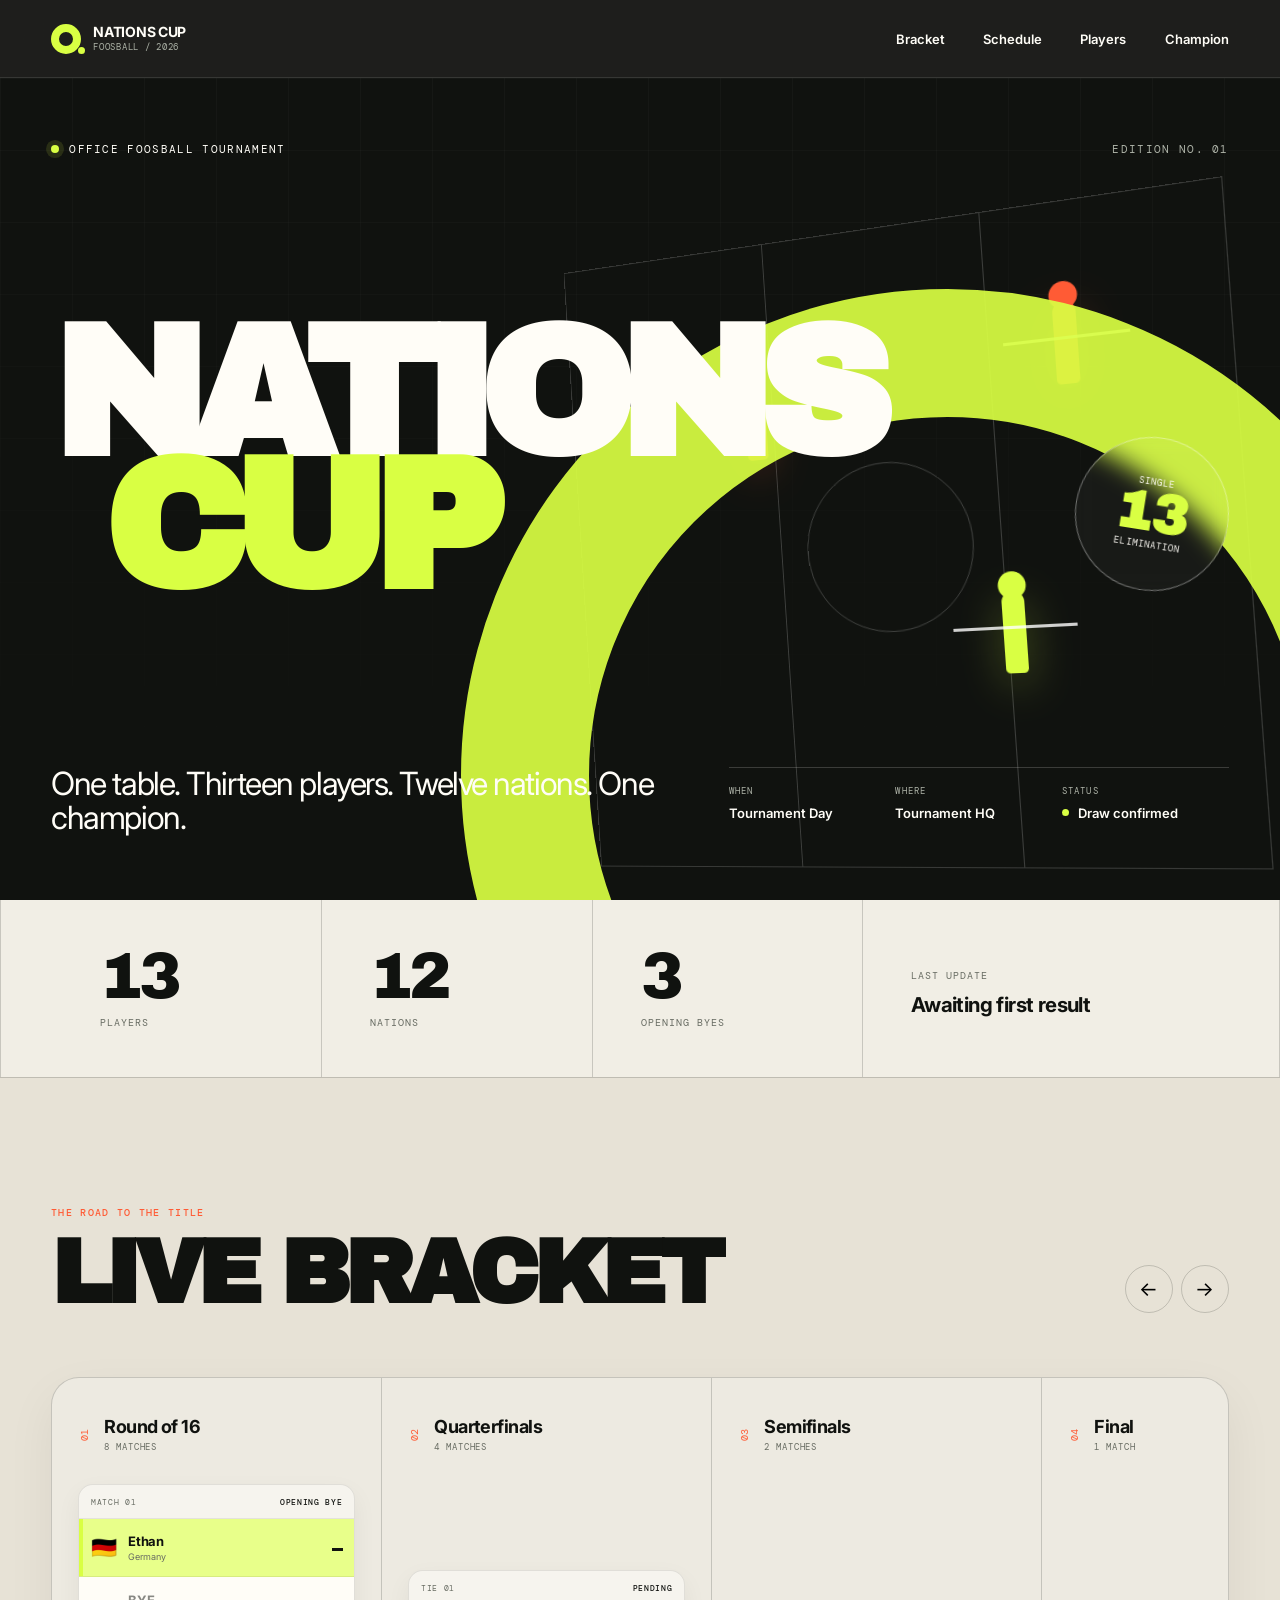
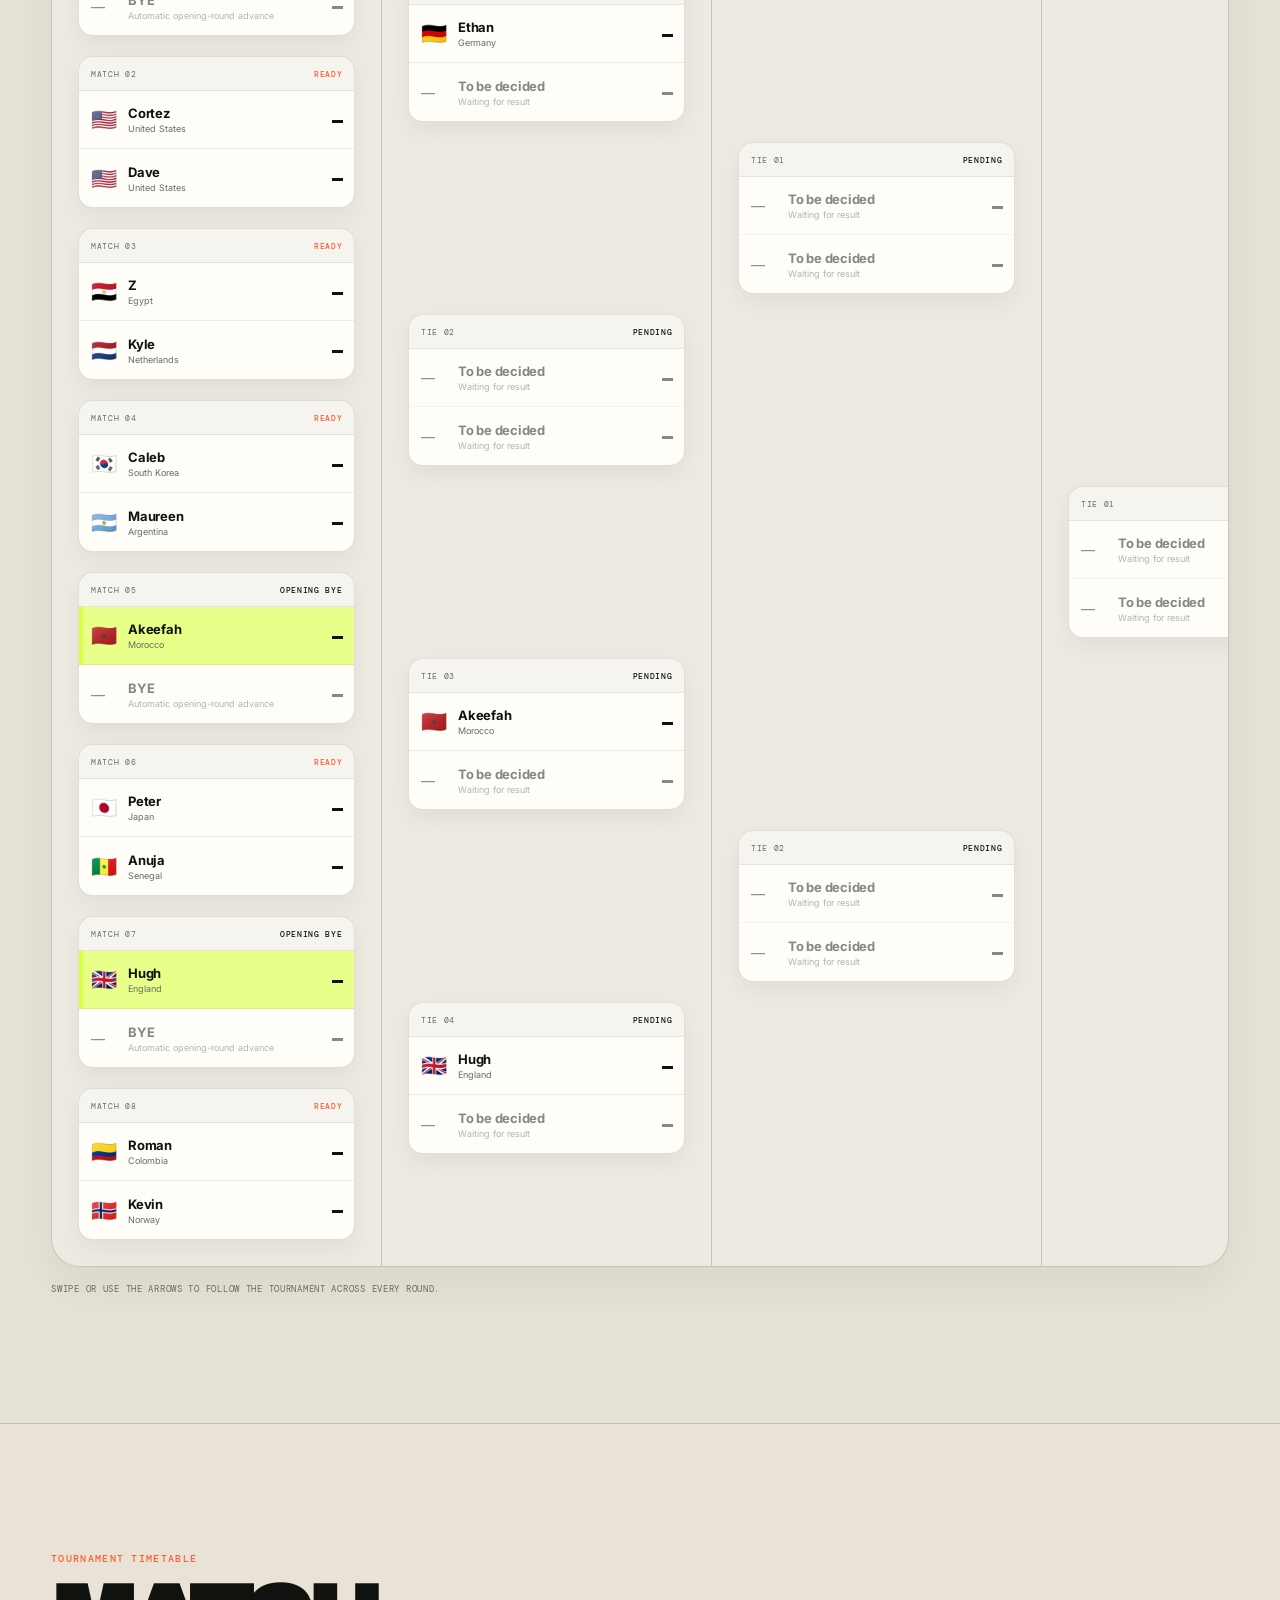
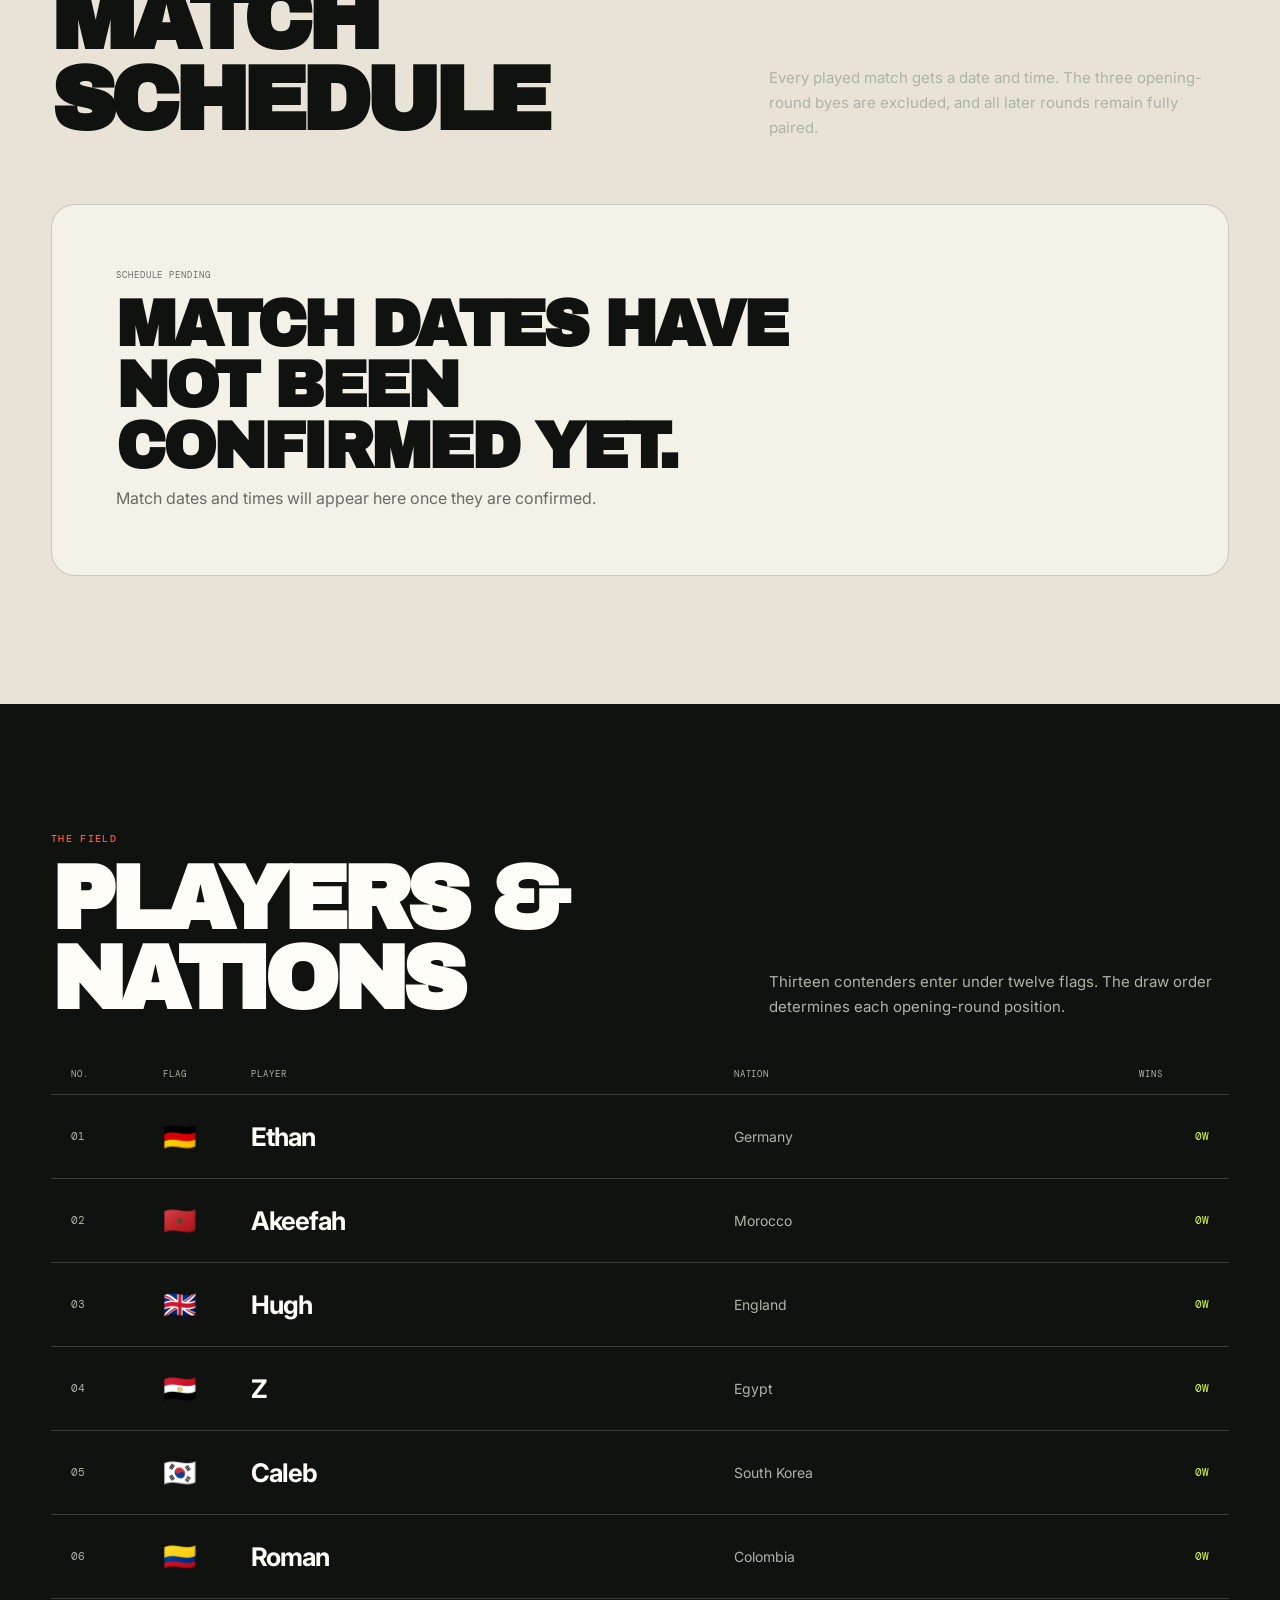
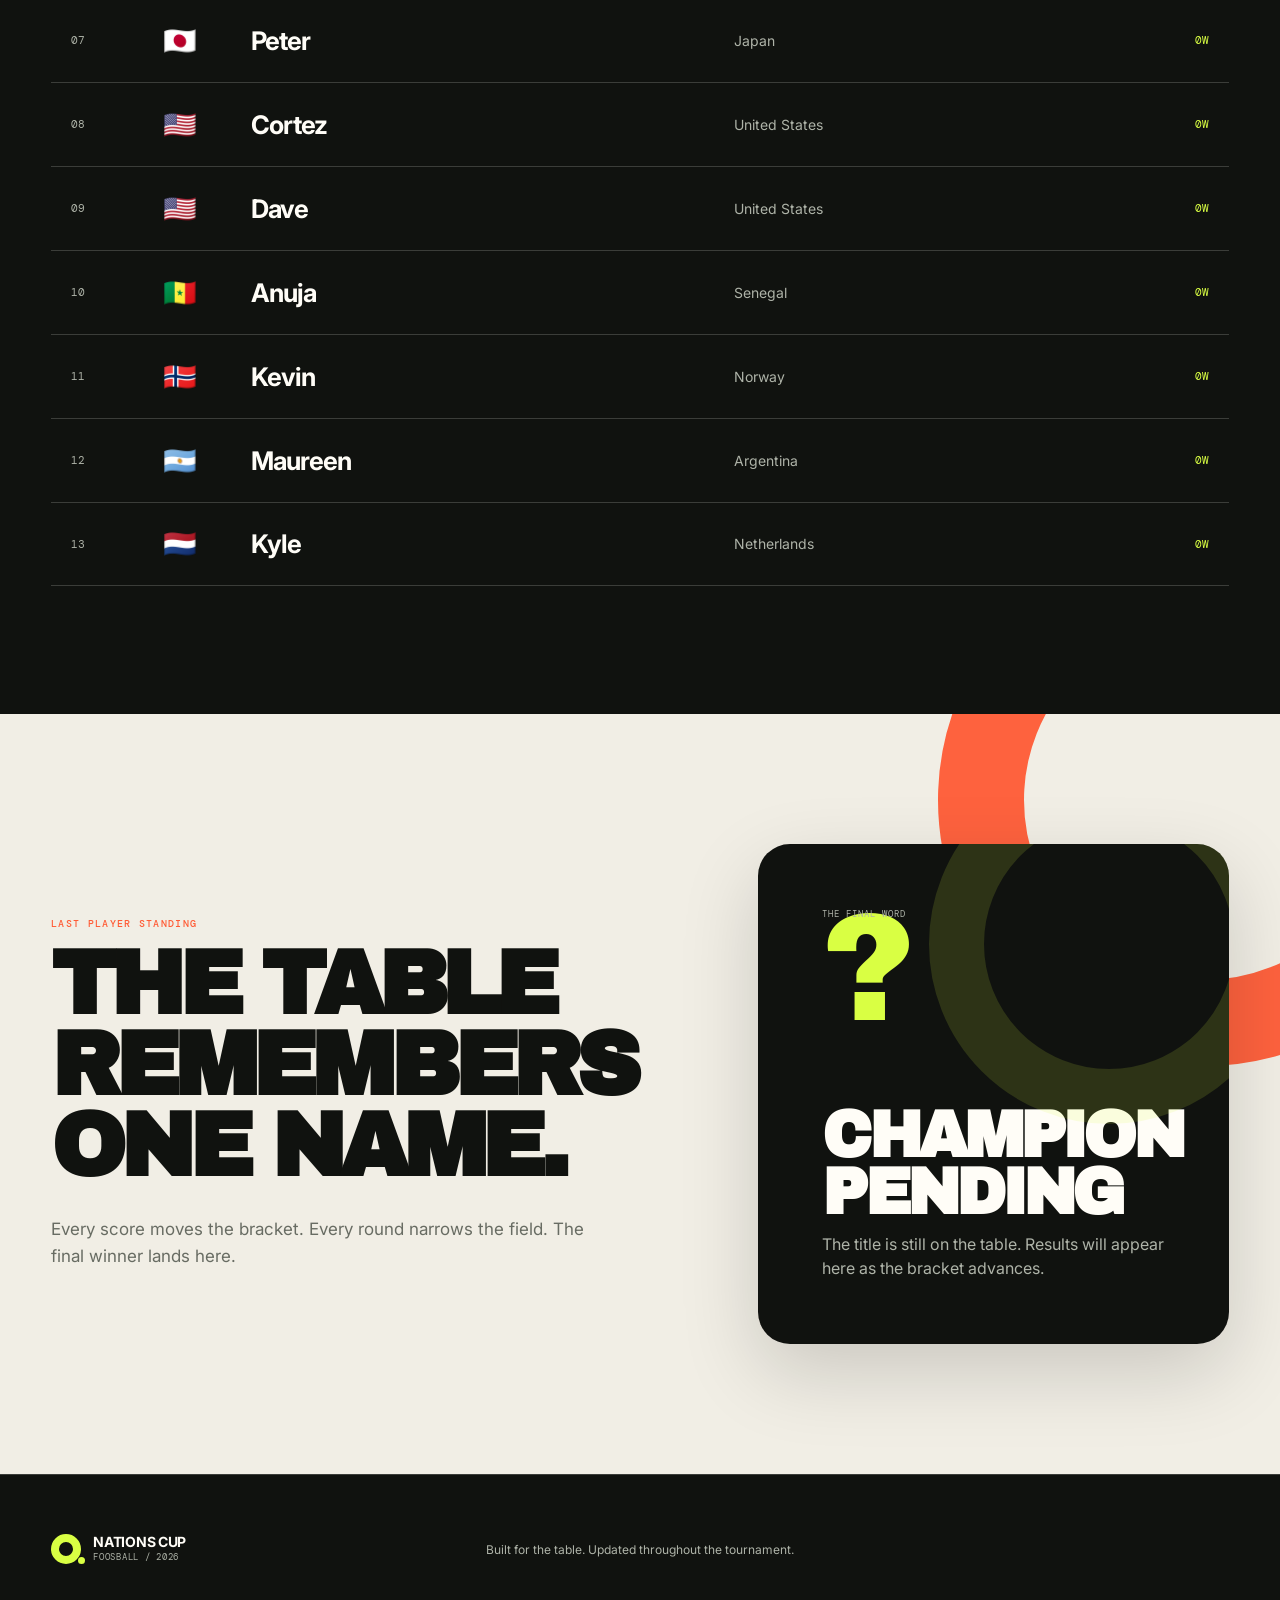
<file: index.html>
<!doctype html>
<html lang="en">
<head>
  <meta charset="utf-8">
  <meta name="viewport" content="width=device-width, initial-scale=1">
  <meta name="theme-color" content="#10120f">
  <meta name="description" content="Live results and bracket for the Nations Cup foosball tournament.">
  <meta http-equiv="Cache-Control" content="no-cache, no-store, must-revalidate">
  <title>Nations Cup — Foosball Tournament</title>
  <link rel="preconnect" href="https://fonts.googleapis.com">
  <link rel="preconnect" href="https://fonts.gstatic.com" crossorigin>
  <link href="https://fonts.googleapis.com/css2?family=Archivo+Black&family=DM+Mono:wght@400;500&family=Inter:wght@400;500;600;700&display=swap" rel="stylesheet">
  <link rel="stylesheet" href="assets/css/styles.css">
</head>
<body>
  <a class="skip-link" href="#main">Skip to tournament</a>

  <header class="site-header">
    <a class="brand" href="#top" aria-label="Nations Cup home">
      <span class="brand__ball" aria-hidden="true"></span>
      <span><strong data-title>Nations Cup</strong><small>Foosball / 2026</small></span>
    </a>
    <button class="menu-toggle" type="button" aria-expanded="false" aria-controls="site-navigation" data-menu-toggle>
      <span></span><span></span><span></span><span class="sr-only">Open menu</span>
    </button>
    <nav class="site-nav" id="site-navigation" data-navigation>
      <a href="#bracket">Bracket</a>
      <a href="#schedule">Schedule</a>
      <a href="#players">Players</a>
      <a href="#champion">Champion</a>
    </nav>
  </header>

  <main id="main">
    <section class="hero" id="top">
      <div class="hero__court" aria-hidden="true">
        <span class="hero__court-line hero__court-line--one"></span>
        <span class="hero__court-line hero__court-line--two"></span>
        <span class="hero__court-circle"></span>
        <span class="hero__player hero__player--one"></span>
        <span class="hero__player hero__player--two"></span>
        <span class="hero__player hero__player--three"></span>
      </div>

      <div class="hero__topline">
        <p class="eyebrow"><span class="eyebrow__dot"></span><span data-eyebrow>Office Foosball Tournament</span></p>
        <p class="hero__edition">Edition No. 01</p>
      </div>

      <div class="hero__title-wrap">
        <h1 data-hero-title><span>Nations</span><span>Cup</span></h1>
        <div class="hero__stamp" aria-label="Single elimination tournament">
          <span>Single</span><strong>13</strong><span>Elimination</span>
        </div>
      </div>

      <div class="hero__footer">
        <p class="hero__intro" data-subtitle>One table. Thirteen players. Twelve nations. One champion.</p>
        <dl class="event-details">
          <div><dt>When</dt><dd data-event-date>Tournament Day</dd></div>
          <div><dt>Where</dt><dd data-event-location>Tournament HQ</dd></div>
          <div><dt>Status</dt><dd><span class="live-pulse"></span><span data-event-status>Draw confirmed</span></dd></div>
        </dl>
      </div>
    </section>

    <section class="tournament-overview" aria-label="Tournament overview">
      <div class="overview-stat"><span data-player-count>13</span><p>Players</p></div>
      <div class="overview-stat"><span data-nation-count>12</span><p>Nations</p></div>
      <div class="overview-stat"><span data-bye-count>3</span><p>Opening byes</p></div>
      <div class="overview-update"><span>Last update</span><strong data-updated>Awaiting first result</strong></div>
    </section>

    <section class="section bracket-section" id="bracket">
      <header class="section-heading">
        <div>
          <p class="section-kicker">The road to the title</p>
          <h2>Live bracket</h2>
        </div>
        <div class="bracket-controls" aria-label="Bracket navigation">
          <button type="button" data-scroll-left aria-label="Scroll bracket left">←</button>
          <button type="button" data-scroll-right aria-label="Scroll bracket right">→</button>
        </div>
      </header>
      <div class="bracket-shell">
        <div class="bracket" data-bracket aria-live="polite"></div>
      </div>
      <p class="bracket-hint">Swipe or use the arrows to follow the tournament across every round.</p>
    </section>


    <section class="section schedule-section" id="schedule">
      <header class="section-heading">
        <div>
          <p class="section-kicker">Tournament timetable</p>
          <h2>Match schedule</h2>
        </div>
        <p class="section-heading__copy">Every played match gets a date and time. The three opening-round byes are excluded, and all later rounds remain fully paired.</p>
      </header>
      <div class="schedule-board" data-public-schedule aria-live="polite"></div>
    </section>

    <section class="section roster-section" id="players">
      <header class="section-heading section-heading--light">
        <div>
          <p class="section-kicker">The field</p>
          <h2>Players & nations</h2>
        </div>
        <p class="section-heading__copy">Thirteen contenders enter under twelve flags. The draw order determines each opening-round position.</p>
      </header>
      <div class="roster-head" aria-hidden="true">
        <span>No.</span><span>Flag</span><span>Player</span><span>Nation</span><span>Wins</span>
      </div>
      <div class="roster" data-player-list></div>
    </section>

    <section class="champion-section" id="champion">
      <div class="champion-section__copy">
        <p class="section-kicker">Last player standing</p>
        <h2>The table remembers one name.</h2>
        <p>Every score moves the bracket. Every round narrows the field. The final winner lands here.</p>
      </div>
      <article class="champion-card" data-champion-card aria-live="polite">
        <span class="champion-card__kicker">The final word</span>
        <div class="champion-card__empty-mark">?</div>
        <h3>Champion pending</h3>
        <p>The title is still on the table.</p>
      </article>
    </section>
  </main>

  <footer class="site-footer">
    <div class="brand brand--footer"><span class="brand__ball"></span><span><strong data-title>Nations Cup</strong><small>Foosball / 2026</small></span></div>
    <p>Built for the table. Updated throughout the tournament.</p>
  </footer>

  <script src="assets/js/tournament.js"></script>
  <script src="assets/js/live-config.js"></script>
  <script src="assets/js/live-data.js"></script>
  <script src="assets/js/public.js"></script>
</body>
</html>
</file>
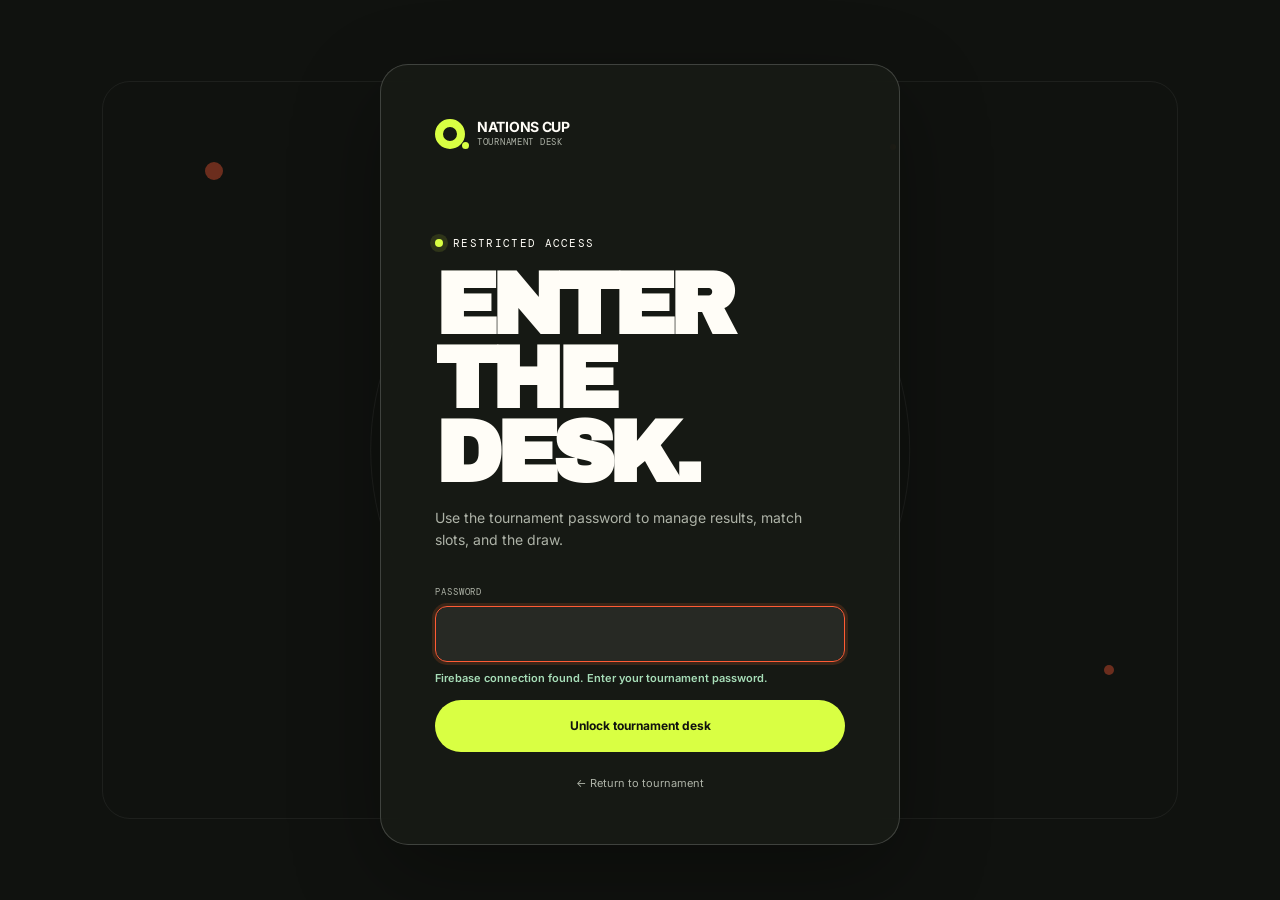
<file: admin.html>
<!doctype html>
<html lang="en">
<head>
  <meta charset="utf-8">
  <meta name="viewport" content="width=device-width, initial-scale=1">
  <meta name="theme-color" content="#10120f">
  <meta name="robots" content="noindex, nofollow">
  <title>Nations Cup — Tournament Desk</title>
  <link rel="preconnect" href="https://fonts.googleapis.com">
  <link rel="preconnect" href="https://fonts.gstatic.com" crossorigin>
  <link href="https://fonts.googleapis.com/css2?family=Archivo+Black&family=DM+Mono:wght@400;500&family=Inter:wght@400;500;600;700&display=swap" rel="stylesheet">
  <link rel="stylesheet" href="assets/css/styles.css">
  <link rel="stylesheet" href="assets/css/admin.css">
</head>
<body class="admin-body admin-body--locked">
  <section class="admin-login" data-login-screen>
    <div class="admin-login__court" aria-hidden="true"><span></span><span></span><span></span></div>
    <div class="admin-login__card" data-login-form>
      <a class="brand" href="index.html" aria-label="Return to Nations Cup">
        <span class="brand__ball"></span>
        <span><strong>Nations Cup</strong><small>Tournament desk</small></span>
      </a>
      <div class="admin-login__copy">
        <p class="eyebrow"><span class="eyebrow__dot"></span>Restricted access</p>
        <h1>Enter the desk.</h1>
        <p>Use the tournament password to manage results, match slots, and the draw.</p>
      </div>
      <label class="admin-login__field">
        <span>Password</span>
        <input type="password" autocomplete="current-password" data-login-password required autofocus>
      </label>
      <p class="admin-login__error" data-login-error role="alert" aria-live="polite"></p>
      <button class="button button--primary" type="button" data-login-submit>Unlock tournament desk</button>
      <a class="admin-login__back" href="index.html">← Return to tournament</a>
    </div>
  </section>

  <div data-admin-app hidden>
    <header class="admin-header">
      <a class="brand" href="index.html"><span class="brand__ball"></span><span><strong>Nations Cup</strong><small>Tournament desk</small></span></a>
      <div class="admin-header__actions">
        <a class="button button--ghost" href="index.html" target="_blank" rel="noopener">View public page</a>
        <button class="button button--primary" type="button" data-lock-admin>Lock desk</button>
      </div>
    </header>

    <main class="admin-main">
      <section class="admin-intro">
        <div>
          <p class="eyebrow"><span class="eyebrow__dot"></span>Tournament management</p>
          <h1>Run the table.</h1>
          <p>Enter scores, manage the draw, and assign every match date. Every saved change publishes directly to the public tournament page.</p>
        </div>
        <div class="admin-summary">
          <div><span data-summary-players>13</span><small>Players</small></div>
          <div><span data-summary-byes>3</span><small>Byes</small></div>
          <div><span data-summary-results>0/0</span><small>Results</small></div>
          <div><span data-summary-champion>Pending</span><small>Champion</small></div>
        </div>
      </section>

      <div class="admin-status" data-admin-status data-type="neutral">Connected changes publish directly to the public tournament page for every visitor.</div>

      <nav class="admin-tabs" aria-label="Tournament desk sections">
        <button class="is-active" type="button" data-tab-button="results">Results</button>
        <button type="button" data-tab-button="schedule">Schedule</button>
        <button type="button" data-tab-button="setup">Tournament setup</button>
      </nav>

      <section class="admin-panel is-active" data-tab-panel="results">
        <header class="admin-panel__heading">
          <div><p>Score desk</p><h2>Match results</h2></div>
          <p>Save a non-tied score and the winner will automatically appear in the next round.</p>
        </header>
        <div data-match-editors></div>
      </section>

      <section class="admin-panel" data-tab-panel="schedule">
        <header class="admin-panel__heading">
          <div><p>Time desk</p><h2>Match date slots</h2></div>
          <p>Generate all 12 playable match slots, then adjust any date, time, or table individually. Opening-round byes are never scheduled.</p>
        </header>

        <article class="admin-card schedule-generator-card">
          <header><p>Automatic setup</p><h2>Generate the timetable</h2></header>
          <form class="form-grid" data-schedule-generator>
            <label><span>Tournament start date</span><input id="schedule-start-date" type="date" required></label>
            <label><span>First match time</span><input id="schedule-start-time" type="time" value="12:00" required></label>
            <label><span>Minutes per match</span><input id="schedule-duration" type="number" min="5" step="5" value="15" required></label>
            <label><span>Foosball tables</span><input id="schedule-tables" type="number" min="1" step="1" value="1" required></label>
            <label><span>Break between rounds</span><input id="schedule-round-break" type="number" min="0" step="5" value="10" required></label>
            <div class="form-grid__wide"><button class="button button--primary" type="submit">Generate date slots</button></div>
          </form>
        </article>

        <div class="schedule-editor" data-schedule-editors></div>
        <div class="schedule-save-bar">
          <p>Review the generated timetable and edit any slot before saving.</p>
          <button class="button button--primary" type="button" data-save-schedule>Save schedule changes</button>
        </div>
      </section>

      <section class="admin-panel" data-tab-panel="setup">
        <div class="admin-grid admin-grid--setup">
          <article class="admin-card">
            <header><p>Public page</p><h2>Event details</h2></header>
            <form class="form-grid" data-event-form>
              <label><span>Tournament title</span><input id="event-title" required></label>
              <label><span>Eyebrow</span><input id="event-eyebrow"></label>
              <label class="form-grid__wide"><span>Intro line</span><textarea id="event-subtitle" rows="3"></textarea></label>
              <label><span>Date label</span><input id="event-date"></label>
              <label><span>Location</span><input id="event-location"></label>
              <label class="form-grid__wide"><span>Status</span><input id="event-status" placeholder="Opening round underway"></label>
              <div class="form-grid__wide"><button class="button button--primary" type="submit">Save event details</button></div>
            </form>
          </article>

          <article class="admin-card admin-card--players">
            <header class="admin-card__split"><div><p>Draw desk</p><h2>Players & seeding</h2></div><button class="button button--ghost button--small" type="button" data-add-player>Add player</button></header>
            <p class="admin-card__note">Changing player order or details resets match results so the bracket cannot keep an invalid winner.</p>
            <div class="player-editor-head" aria-hidden="true"><span>No.</span><span>Flag</span><span>Name</span><span>Nation</span><span>Order</span></div>
            <div class="player-editor" data-player-editor></div>
            <div class="admin-card__actions">
              <button class="button button--primary" type="button" data-save-players>Save players & reset draw</button>
              <button class="button button--ghost" type="button" data-shuffle>Randomize draw</button>
            </div>
          </article>
        </div>

        <div class="admin-grid admin-grid--tools">
          <article class="admin-card">
            <header><p>Admin access</p><h2>Change password</h2></header>
            <p class="admin-card__lead">Choose a new password for this browser. The new password takes effect the next time the desk is locked.</p>
            <form class="form-grid" data-password-form>
              <label class="form-grid__wide"><span>Current password</span><input type="password" data-current-password autocomplete="current-password" required></label>
              <label><span>New password</span><input type="password" data-new-password autocomplete="new-password" minlength="8" required></label>
              <label><span>Confirm new password</span><input type="password" data-confirm-password autocomplete="new-password" minlength="8" required></label>
              <div class="form-grid__wide"><button class="button button--primary" type="submit">Update password</button></div>
            </form>
          </article>

          <article class="admin-card">
            <header><p>Data tools</p><h2>Backup or restore</h2></header>
            <p class="admin-card__lead">Download a copy of the current tournament or restore a previously downloaded data file.</p>
            <div class="admin-card__actions">
              <button class="button button--primary" type="button" data-download>Download backup</button>
              <label class="button button--ghost file-button">Restore backup<input type="file" accept="application/json,.json" data-import hidden></label>
            </div>
          </article>
        </div>

        <article class="danger-zone">
          <div><p>Local reset</p><h3>Start over from the original draw</h3><span>This clears all saved results, dates, and setup changes on this browser.</span></div>
          <button class="button button--danger" type="button" data-reset>Reset tournament</button>
        </article>
      </section>
    </main>
  </div>

  <script src="assets/js/tournament.js?v=20260712-3"></script>
  <script src="assets/js/live-config.js?v=20260712-3"></script>
  <script src="assets/js/live-data.js?v=20260712-3"></script>
  <script src="assets/js/admin.js?v=20260712-3"></script>
  <script>
    (function () {
      'use strict';
      const button = document.querySelector('[data-login-submit]');
      const input = document.querySelector('[data-login-password]');
      const error = document.querySelector('[data-login-error]');

      async function runLogin(event) {
        event?.preventDefault?.();
        if (typeof window.NationsCupAdminLogin !== 'function') {
          error.textContent = 'The admin script did not load. Check that assets/js/admin.js exists in GitHub and reload the page.';
          error.dataset.state = 'error';
          return;
        }
        try {
          await window.NationsCupAdminLogin(event);
        } catch (loginError) {
          error.textContent = 'Login could not start: ' + (loginError?.message || String(loginError));
          error.dataset.state = 'error';
        }
      }

      button.addEventListener('click', function (event) { runLogin(event); });
      input.addEventListener('keydown', function (event) {
        if (event.key === 'Enter') {
          event.preventDefault();
          runLogin(event);
        }
      });

      window.addEventListener('error', function (event) {
        if (!error.textContent) {
          error.textContent = 'A page script failed to load: ' + (event.message || 'unknown error') + '.';
          error.dataset.state = 'error';
        }
      });
    }());
  </script>
</body>
</html>
</file>
<file: assets/css/styles.css>
:root {
  --ink: #10120f;
  --ink-2: #1a1d18;
  --paper: #f1eee5;
  --paper-2: #e7e2d6;
  --white: #fffdf7;
  --acid: #d9ff43;
  --acid-soft: #e8ff8a;
  --orange: #ff5b35;
  --line-dark: rgba(16, 18, 15, 0.18);
  --line-light: rgba(255, 253, 247, 0.18);
  --muted-dark: #686c63;
  --muted-light: #aeb3a8;
  --display: "Archivo Black", Arial Black, sans-serif;
  --body: "Inter", Arial, sans-serif;
  --mono: "DM Mono", monospace;
  --max: 1480px;
  --radius: 22px;
  --shadow: 0 28px 80px rgba(0, 0, 0, 0.16);
}

* { box-sizing: border-box; }
html { scroll-behavior: smooth; }
body {
  margin: 0;
  background: var(--paper);
  color: var(--ink);
  font-family: var(--body);
  -webkit-font-smoothing: antialiased;
  text-rendering: optimizeLegibility;
}
button, input, textarea { font: inherit; }
a { color: inherit; }
img { max-width: 100%; }

.sr-only {
  position: absolute;
  width: 1px;
  height: 1px;
  padding: 0;
  margin: -1px;
  overflow: hidden;
  clip: rect(0, 0, 0, 0);
  white-space: nowrap;
  border: 0;
}

.skip-link {
  position: fixed;
  left: 18px;
  top: 18px;
  z-index: 100;
  padding: 12px 16px;
  background: var(--acid);
  color: var(--ink);
  border-radius: 999px;
  transform: translateY(-160%);
  transition: transform 180ms ease;
}
.skip-link:focus { transform: translateY(0); }

.site-header {
  position: sticky;
  top: 0;
  z-index: 50;
  width: 100%;
  min-height: 78px;
  padding: 0 clamp(20px, 4vw, 68px);
  display: flex;
  align-items: center;
  justify-content: space-between;
  gap: 32px;
  color: var(--white);
  background: rgba(16, 18, 15, 0.94);
  border-bottom: 1px solid rgba(255, 255, 255, 0.11);
  backdrop-filter: blur(18px);
}

.brand {
  display: inline-flex;
  align-items: center;
  gap: 12px;
  color: inherit;
  text-decoration: none;
  min-width: max-content;
}
.brand__ball {
  width: 30px;
  height: 30px;
  display: inline-block;
  border: 8px solid var(--acid);
  border-radius: 50%;
  position: relative;
}
.brand__ball::after {
  content: "";
  position: absolute;
  width: 7px;
  height: 7px;
  border-radius: 50%;
  background: var(--acid);
  right: -12px;
  bottom: -8px;
}
.brand span:last-child { display: grid; gap: 2px; }
.brand strong {
  font-size: 14px;
  line-height: 1;
  letter-spacing: -0.02em;
  text-transform: uppercase;
}
.brand small {
  color: var(--muted-light);
  font-family: var(--mono);
  font-size: 9px;
  letter-spacing: 0.08em;
  text-transform: uppercase;
}

.site-nav { display: flex; align-items: center; gap: clamp(20px, 3vw, 42px); }
.site-nav a {
  color: var(--white);
  text-decoration: none;
  font-size: 13px;
  font-weight: 600;
  transition: color 180ms ease;
}
.site-nav a:hover { color: var(--acid); }
.site-nav__admin {
  padding: 11px 15px;
  border: 1px solid rgba(255, 255, 255, 0.28);
  border-radius: 999px;
}
.menu-toggle { display: none; }

.hero {
  min-height: calc(100svh - 78px);
  padding: clamp(34px, 5vw, 74px) clamp(20px, 4vw, 68px) clamp(36px, 5vw, 70px);
  color: var(--white);
  background: var(--ink);
  position: relative;
  isolation: isolate;
  overflow: hidden;
  display: flex;
  flex-direction: column;
  justify-content: space-between;
}
.hero::before {
  content: "";
  position: absolute;
  inset: 0;
  z-index: -2;
  opacity: 0.16;
  background-image: linear-gradient(rgba(255,255,255,.16) 1px, transparent 1px), linear-gradient(90deg, rgba(255,255,255,.16) 1px, transparent 1px);
  background-size: 72px 72px;
  mask-image: linear-gradient(to bottom, black, transparent 88%);
}
.hero::after {
  content: "";
  position: absolute;
  z-index: -1;
  inset: auto -12% -44% 36%;
  aspect-ratio: 1;
  border: clamp(60px, 10vw, 130px) solid var(--acid);
  border-radius: 50%;
  opacity: 0.92;
}
.hero__court {
  position: absolute;
  z-index: -1;
  inset: 18% 4% 4% 43%;
  border: 1px solid rgba(255,255,255,.17);
  transform: perspective(900px) rotateY(-12deg) rotateZ(-4deg);
  transform-origin: center;
}
.hero__court-line {
  position: absolute;
  top: 0;
  bottom: 0;
  width: 1px;
  background: rgba(255,255,255,.19);
}
.hero__court-line--one { left: 33.33%; }
.hero__court-line--two { right: 33.33%; }
.hero__court-circle {
  position: absolute;
  width: 170px;
  aspect-ratio: 1;
  border: 1px solid rgba(255,255,255,.2);
  border-radius: 50%;
  top: 50%;
  left: 50%;
  transform: translate(-50%, -50%);
}
.hero__player {
  position: absolute;
  width: 22px;
  height: 80px;
  background: var(--orange);
  border-radius: 12px 12px 5px 5px;
  box-shadow: 0 10px 40px rgba(255,91,53,.34);
}
.hero__player::before {
  content: "";
  position: absolute;
  width: 27px;
  aspect-ratio: 1;
  border-radius: 50%;
  background: var(--orange);
  left: 50%;
  top: -19px;
  transform: translateX(-50%);
}
.hero__player::after {
  content: "";
  position: absolute;
  width: 120px;
  height: 3px;
  background: rgba(255,255,255,.8);
  top: 34px;
  left: 50%;
  transform: translateX(-50%);
}
.hero__player--one { left: 29%; top: 22%; }
.hero__player--two { left: 66%; top: 58%; background: var(--acid); box-shadow: 0 10px 40px rgba(217,255,67,.28); }
.hero__player--two::before { background: var(--acid); }
.hero__player--three { left: 76%; top: 15%; }

.hero__topline,
.hero__footer {
  display: flex;
  align-items: flex-start;
  justify-content: space-between;
  gap: 32px;
}
.eyebrow {
  margin: 0;
  display: inline-flex;
  align-items: center;
  gap: 10px;
  font-family: var(--mono);
  font-size: 11px;
  letter-spacing: 0.12em;
  text-transform: uppercase;
}
.eyebrow__dot,
.live-pulse {
  width: 8px;
  height: 8px;
  display: inline-block;
  border-radius: 50%;
  background: var(--acid);
  box-shadow: 0 0 0 5px rgba(217,255,67,.12);
}
.hero__edition {
  margin: 0;
  color: var(--muted-light);
  font-family: var(--mono);
  font-size: 11px;
  letter-spacing: 0.12em;
  text-transform: uppercase;
}
.hero__title-wrap {
  width: 100%;
  display: flex;
  align-items: flex-end;
  gap: clamp(22px, 5vw, 80px);
  margin: clamp(40px, 7vh, 80px) 0;
}
.hero h1 {
  margin: 0;
  flex: 1;
  font-family: var(--display);
  font-size: clamp(82px, 14.5vw, 218px);
  line-height: 0.72;
  letter-spacing: -0.085em;
  text-transform: uppercase;
}
.hero h1 span { display: block; }
.hero h1 span:last-child {
  color: var(--acid);
  margin-left: 0.28em;
}
.hero__stamp {
  width: clamp(116px, 12vw, 170px);
  aspect-ratio: 1;
  flex: 0 0 auto;
  margin-bottom: 4px;
  border: 1px solid rgba(255,255,255,.38);
  border-radius: 50%;
  display: flex;
  flex-direction: column;
  align-items: center;
  justify-content: center;
  transform: rotate(9deg);
  background: rgba(255,255,255,.03);
  backdrop-filter: blur(12px);
}
.hero__stamp span {
  font-family: var(--mono);
  font-size: clamp(7px, .7vw, 10px);
  letter-spacing: 0.12em;
  text-transform: uppercase;
}
.hero__stamp strong {
  color: var(--acid);
  font-family: var(--display);
  font-size: clamp(40px, 4.2vw, 64px);
  line-height: 0.95;
}
.hero__intro {
  max-width: 620px;
  margin: 0;
  font-size: clamp(20px, 2.5vw, 38px);
  line-height: 1.08;
  letter-spacing: -0.045em;
}
.event-details {
  margin: 0;
  min-width: min(500px, 44vw);
  display: grid;
  grid-template-columns: repeat(3, 1fr);
  border-top: 1px solid var(--line-light);
}
.event-details div { padding: 17px 16px 0 0; }
.event-details dt {
  margin-bottom: 8px;
  color: var(--muted-light);
  font-family: var(--mono);
  font-size: 9px;
  letter-spacing: .12em;
  text-transform: uppercase;
}
.event-details dd {
  margin: 0;
  display: flex;
  align-items: center;
  gap: 9px;
  font-size: 13px;
  font-weight: 600;
}
.live-pulse { width: 7px; height: 7px; box-shadow: none; animation: pulse 1.8s infinite; }
@keyframes pulse { 0%,100%{opacity:1;transform:scale(1)} 50%{opacity:.55;transform:scale(.75)} }

.tournament-overview {
  max-width: var(--max);
  margin: 0 auto;
  min-height: 160px;
  padding: 0 clamp(20px, 4vw, 68px);
  display: grid;
  grid-template-columns: repeat(3, minmax(120px, 1fr)) minmax(260px, 1.35fr);
  align-items: stretch;
  border-left: 1px solid var(--line-dark);
  border-right: 1px solid var(--line-dark);
}
.overview-stat,
.overview-update {
  padding: clamp(28px, 4vw, 48px);
  border-right: 1px solid var(--line-dark);
  display: flex;
  flex-direction: column;
  justify-content: center;
}
.overview-stat span {
  font-family: var(--display);
  font-size: clamp(44px, 5vw, 72px);
  line-height: .9;
  letter-spacing: -0.07em;
}
.overview-stat p,
.overview-update span {
  margin: 10px 0 0;
  color: var(--muted-dark);
  font-family: var(--mono);
  font-size: 10px;
  letter-spacing: .1em;
  text-transform: uppercase;
}
.overview-update { border-right: 0; }
.overview-update strong {
  margin-top: 10px;
  font-size: clamp(18px, 1.6vw, 24px);
  letter-spacing: -.03em;
}

.section {
  padding: clamp(76px, 10vw, 150px) clamp(20px, 4vw, 68px);
}
.section-heading {
  max-width: var(--max);
  margin: 0 auto clamp(38px, 5vw, 66px);
  display: flex;
  align-items: flex-end;
  justify-content: space-between;
  gap: 34px;
}
.section-kicker {
  margin: 0 0 14px;
  color: var(--orange);
  font-family: var(--mono);
  font-size: 10px;
  font-weight: 500;
  letter-spacing: .13em;
  text-transform: uppercase;
}
.section-heading h2,
.champion-section h2 {
  margin: 0;
  font-family: var(--display);
  font-size: clamp(50px, 7vw, 104px);
  line-height: .9;
  letter-spacing: -0.07em;
  text-transform: uppercase;
}
.section-heading__copy {
  max-width: 460px;
  margin: 0;
  color: var(--muted-light);
  font-size: 15px;
  line-height: 1.65;
}
.bracket-section { background: var(--paper-2); border-top: 1px solid var(--line-dark); }
.bracket-controls { display: flex; gap: 8px; }
.bracket-controls button {
  width: 48px;
  height: 48px;
  border: 1px solid var(--line-dark);
  background: transparent;
  border-radius: 50%;
  cursor: pointer;
  font-size: 20px;
  transition: background 180ms ease, color 180ms ease, transform 180ms ease;
}
.bracket-controls button:hover { background: var(--ink); color: var(--white); transform: translateY(-2px); }
.bracket-shell {
  max-width: var(--max);
  margin: 0 auto;
  border: 1px solid var(--line-dark);
  border-radius: 28px;
  background: rgba(255,255,255,.28);
  overflow: hidden;
  box-shadow: 0 18px 50px rgba(16,18,15,.06);
}
.bracket {
  width: 100%;
  min-height: 820px;
  overflow-x: auto;
  display: flex;
  align-items: stretch;
  scroll-snap-type: x proximity;
  scrollbar-width: thin;
  scrollbar-color: var(--ink) transparent;
}
.bracket::-webkit-scrollbar { height: 8px; }
.bracket::-webkit-scrollbar-thumb { background: var(--ink); border-radius: 999px; }
.bracket-round {
  flex: 1 0 330px;
  min-width: 330px;
  padding: 26px;
  display: flex;
  flex-direction: column;
  border-right: 1px solid var(--line-dark);
  scroll-snap-align: start;
}
.bracket-round:last-child { border-right: 0; }
.bracket-round__header {
  min-height: 60px;
  display: flex;
  align-items: center;
  gap: 14px;
  margin-bottom: 20px;
}
.bracket-round__number {
  color: var(--orange);
  font-family: var(--mono);
  font-size: 10px;
  transform: rotate(-90deg);
}
.bracket-round__header h3 {
  margin: 0 0 4px;
  font-size: 18px;
  letter-spacing: -0.03em;
}
.bracket-round__header p {
  margin: 0;
  color: var(--muted-dark);
  font-family: var(--mono);
  font-size: 9px;
  letter-spacing: .1em;
  text-transform: uppercase;
}
.bracket-round__matches {
  flex: 1;
  display: flex;
  flex-direction: column;
  justify-content: space-around;
  gap: 20px;
}
.match-card {
  position: relative;
  background: var(--white);
  border: 1px solid rgba(16,18,15,.13);
  border-radius: 15px;
  overflow: hidden;
  box-shadow: 0 9px 24px rgba(16,18,15,.055);
  transition: transform 180ms ease, box-shadow 180ms ease;
}
.match-card:hover { transform: translateY(-2px); box-shadow: 0 14px 32px rgba(16,18,15,.09); }
.match-card::after {
  content: "";
  position: absolute;
  width: 27px;
  height: 1px;
  top: 50%;
  right: -27px;
  background: var(--line-dark);
}
.bracket-round:last-child .match-card::after { display: none; }
.match-card__meta {
  min-height: 34px;
  padding: 0 12px;
  display: flex;
  align-items: center;
  justify-content: space-between;
  background: rgba(16,18,15,.035);
  border-bottom: 1px solid rgba(16,18,15,.08);
  color: var(--muted-dark);
  font-family: var(--mono);
  font-size: 8px;
  letter-spacing: .08em;
  text-transform: uppercase;
}
.match-state { color: var(--ink); font-weight: 500; }
.match-card--complete .match-state { color: #356b19; }
.match-card--ready .match-state { color: var(--orange); }
.match-player {
  min-height: 58px;
  padding: 10px 12px;
  display: grid;
  grid-template-columns: 28px minmax(0,1fr) 32px;
  align-items: center;
  gap: 9px;
  border-bottom: 1px solid rgba(16,18,15,.08);
  position: relative;
}
.match-player:last-child { border-bottom: 0; }
.match-player.is-winner { background: var(--acid-soft); }
.match-player.is-winner::before {
  content: "";
  position: absolute;
  left: 0;
  top: 0;
  bottom: 0;
  width: 4px;
  background: var(--acid);
}
.match-player__flag { font-size: 21px; filter: saturate(.92); }
.match-player__identity { min-width: 0; display: grid; gap: 2px; }
.match-player__name {
  overflow: hidden;
  text-overflow: ellipsis;
  white-space: nowrap;
  font-size: 13px;
  font-weight: 700;
  letter-spacing: -.02em;
}
.match-player__nation {
  overflow: hidden;
  text-overflow: ellipsis;
  white-space: nowrap;
  color: var(--muted-dark);
  font-size: 9px;
}
.match-player__score {
  justify-self: end;
  font-family: var(--display);
  font-size: 22px;
  letter-spacing: -.05em;
}
.match-player--empty { opacity: .5; }
.match-player--empty .match-player__flag { font-size: 14px; }
.bracket-hint {
  max-width: var(--max);
  margin: 16px auto 0;
  color: var(--muted-dark);
  font-family: var(--mono);
  font-size: 9px;
  letter-spacing: .08em;
  text-transform: uppercase;
}


.match-card__slot {
  min-height: 34px;
  padding: 8px 12px;
  display: flex;
  align-items: center;
  justify-content: space-between;
  gap: 10px;
  border-top: 1px solid rgba(16,18,15,.08);
  background: #f7f3ea;
  color: var(--muted-dark);
  font-family: var(--mono);
  font-size: 8px;
  letter-spacing: .04em;
  text-transform: uppercase;
}
.match-card__slot strong { color: var(--ink); font-weight: 500; }

.schedule-section {
  background: #e8e2d7;
  border-top: 1px solid var(--line-dark);
}
.schedule-board {
  max-width: var(--max);
  margin: 0 auto;
  display: grid;
  gap: 18px;
}
.schedule-empty {
  min-height: 260px;
  padding: clamp(28px, 5vw, 64px);
  border: 1px solid var(--line-dark);
  border-radius: 24px;
  display: grid;
  align-content: center;
  background: rgba(255,253,247,.54);
}
.schedule-empty span,
.schedule-day__header span,
.schedule-row > div > span {
  color: var(--muted-dark);
  font-family: var(--mono);
  font-size: 9px;
  letter-spacing: .1em;
  text-transform: uppercase;
}
.schedule-empty h3 {
  max-width: 720px;
  margin: 14px 0 8px;
  font-family: var(--display);
  font-size: clamp(34px, 5vw, 64px);
  line-height: .95;
  letter-spacing: -.05em;
  text-transform: uppercase;
}
.schedule-empty p { max-width: 560px; margin: 0; color: var(--muted-dark); line-height: 1.55; }
.schedule-day {
  overflow: hidden;
  border: 1px solid var(--line-dark);
  border-radius: 20px;
  background: rgba(255,253,247,.58);
}
.schedule-day__header {
  min-height: 62px;
  padding: 0 22px;
  display: flex;
  align-items: center;
  justify-content: space-between;
  gap: 20px;
  border-bottom: 1px solid var(--line-dark);
}
.schedule-day__header span { color: var(--ink); font-weight: 500; }
.schedule-day__header strong { color: var(--muted-dark); font-size: 11px; font-weight: 500; }
.schedule-day__matches { display: grid; }
.schedule-row {
  min-height: 88px;
  padding: 16px 22px;
  display: grid;
  grid-template-columns: 100px minmax(0,1fr) 110px;
  align-items: center;
  gap: 24px;
  border-bottom: 1px solid rgba(16,18,15,.12);
}
.schedule-row:last-child { border-bottom: 0; }
.schedule-row time {
  font-family: var(--display);
  font-size: 25px;
  letter-spacing: -.04em;
}
.schedule-row > div { min-width: 0; display: grid; gap: 5px; }
.schedule-row > div strong {
  overflow: hidden;
  text-overflow: ellipsis;
  white-space: nowrap;
  font-size: 16px;
}
.schedule-row em { color: var(--orange); font-family: var(--mono); font-size: 9px; font-style: normal; text-transform: uppercase; }
.schedule-row small { justify-self: end; color: var(--muted-dark); font-family: var(--mono); font-size: 9px; text-transform: uppercase; }

.roster-section { background: var(--ink); color: var(--white); }
.section-heading--light { margin-bottom: 48px; }
.roster-head,
.roster-row {
  max-width: var(--max);
  margin: 0 auto;
  display: grid;
  grid-template-columns: 74px 70px minmax(170px, 1.2fr) minmax(180px, 1fr) 70px;
  align-items: center;
  gap: 18px;
}
.roster-head {
  padding: 0 20px 14px;
  color: var(--muted-light);
  font-family: var(--mono);
  font-size: 9px;
  letter-spacing: .1em;
  text-transform: uppercase;
}
.roster-row {
  min-height: 84px;
  padding: 12px 20px;
  border-top: 1px solid var(--line-light);
  transition: background 180ms ease, padding-left 180ms ease;
}
.roster-row:last-child { border-bottom: 1px solid var(--line-light); }
.roster-row:hover { background: rgba(255,255,255,.035); padding-left: 28px; }
.roster-row__seed,
.roster-row__wins { color: var(--muted-light); font-family: var(--mono); font-size: 11px; }
.roster-row__flag { font-size: 27px; }
.roster-row__player {
  font-size: clamp(20px, 2vw, 28px);
  font-weight: 700;
  letter-spacing: -.04em;
}
.roster-row__nation { color: var(--muted-light); font-size: 14px; }
.roster-row__wins { justify-self: end; color: var(--acid); }

.champion-section {
  min-height: 760px;
  padding: clamp(80px, 10vw, 150px) clamp(20px, 4vw, 68px);
  display: grid;
  grid-template-columns: minmax(0, .9fr) minmax(420px, .7fr);
  align-items: center;
  gap: clamp(50px, 8vw, 130px);
  position: relative;
  overflow: hidden;
}
.champion-section::before {
  content: "";
  position: absolute;
  width: 360px;
  aspect-ratio: 1;
  border: 86px solid var(--orange);
  border-radius: 50%;
  right: -190px;
  top: -180px;
  opacity: .95;
}
.champion-section__copy { max-width: 840px; }
.champion-section__copy > p:last-child {
  max-width: 560px;
  margin: 30px 0 0;
  color: var(--muted-dark);
  font-size: 17px;
  line-height: 1.6;
}
.champion-card {
  min-height: 500px;
  padding: clamp(34px, 5vw, 64px);
  color: var(--white);
  background: var(--ink);
  border-radius: 32px;
  display: flex;
  flex-direction: column;
  justify-content: flex-end;
  box-shadow: var(--shadow);
  position: relative;
  overflow: hidden;
}
.champion-card::before {
  content: "";
  position: absolute;
  width: 250px;
  aspect-ratio: 1;
  border: 55px solid rgba(217,255,67,.14);
  border-radius: 50%;
  top: -80px;
  right: -60px;
}
.champion-card__kicker {
  position: absolute;
  left: clamp(34px, 5vw, 64px);
  top: clamp(34px, 5vw, 64px);
  color: var(--muted-light);
  font-family: var(--mono);
  font-size: 9px;
  letter-spacing: .11em;
  text-transform: uppercase;
}
.champion-card__empty-mark,
.champion-card__flag {
  margin-bottom: auto;
  font-family: var(--display);
  font-size: clamp(100px, 12vw, 180px);
  line-height: .8;
  color: var(--acid);
}
.champion-card__flag { font-family: sans-serif; font-size: clamp(72px, 8vw, 120px); filter: saturate(.95); }
.champion-card h3 {
  margin: 32px 0 10px;
  font-family: var(--display);
  font-size: clamp(42px, 5vw, 74px);
  line-height: .9;
  letter-spacing: -.06em;
  text-transform: uppercase;
}
.champion-card p { max-width: 380px; margin: 0; color: var(--muted-light); line-height: 1.5; }
.champion-card.has-champion { background: var(--orange); }
.champion-card.has-champion::before { border-color: rgba(255,253,247,.18); }
.champion-card.has-champion .champion-card__kicker,
.champion-card.has-champion p { color: rgba(255,253,247,.8); }

.site-footer {
  min-height: 150px;
  padding: 32px clamp(20px, 4vw, 68px);
  display: grid;
  grid-template-columns: 1fr auto 1fr;
  align-items: center;
  gap: 30px;
  color: var(--white);
  background: var(--ink);
  border-top: 1px solid var(--line-light);
}
.brand--footer { justify-self: start; }
.site-footer p { margin: 0; color: var(--muted-light); font-size: 12px; }
.site-footer > a {
  justify-self: end;
  color: var(--acid);
  font-family: var(--mono);
  font-size: 10px;
  letter-spacing: .1em;
  text-transform: uppercase;
  text-underline-offset: 5px;
}

.button {
  min-height: 46px;
  padding: 0 18px;
  border: 1px solid transparent;
  border-radius: 999px;
  display: inline-flex;
  align-items: center;
  justify-content: center;
  gap: 8px;
  text-decoration: none;
  font-size: 12px;
  font-weight: 700;
  cursor: pointer;
  transition: transform 180ms ease, background 180ms ease, border-color 180ms ease;
}
.button:hover { transform: translateY(-1px); }
.button:disabled { opacity: .6; cursor: not-allowed; transform: none; }
.button--primary { color: var(--ink); background: var(--acid); }
.button--ghost { color: inherit; background: transparent; border-color: rgba(255,255,255,.24); }
.button--danger { color: #fff; background: #b52c22; }
.button--small { min-height: 38px; padding: 0 14px; font-size: 11px; }

@media (max-width: 1050px) {
  .hero__court { left: 35%; }
  .hero__footer { align-items: flex-end; }
  .event-details { min-width: 460px; }
  .tournament-overview { padding: 0; }
  .champion-section { grid-template-columns: 1fr 420px; }
}

@media (max-width: 820px) {
  .site-header { min-height: 70px; }
  .menu-toggle {
    width: 42px;
    height: 42px;
    padding: 10px;
    border: 1px solid rgba(255,255,255,.2);
    border-radius: 50%;
    background: transparent;
    display: grid;
    align-content: center;
    gap: 4px;
  }
  .menu-toggle span:not(.sr-only) { display: block; height: 1px; background: var(--white); }
  .site-nav {
    position: absolute;
    top: 70px;
    left: 0;
    right: 0;
    padding: 20px;
    display: none;
    flex-direction: column;
    align-items: stretch;
    background: var(--ink);
    border-bottom: 1px solid var(--line-light);
  }
  .site-nav.is-open { display: flex; }
  .site-nav a { padding: 14px 0; border-bottom: 1px solid var(--line-light); }
  .site-nav__admin { border: 0; border-radius: 0; }
  .hero { min-height: 850px; }
  .hero__court { inset: 30% -18% 8% 34%; opacity: .75; }
  .hero__title-wrap { display: block; }
  .hero h1 { font-size: clamp(76px, 20vw, 150px); }
  .hero__stamp { position: absolute; right: 6%; top: 30%; }
  .hero__footer { display: grid; gap: 42px; }
  .event-details { min-width: 0; width: 100%; }
  .tournament-overview { grid-template-columns: repeat(3, 1fr); }
  .overview-update { grid-column: 1 / -1; border-top: 1px solid var(--line-dark); }
  .overview-stat { padding: 26px 18px; }
  .section-heading { align-items: flex-start; }
  .section-heading__copy { max-width: 350px; }
  .champion-section { grid-template-columns: 1fr; }
  .champion-card { min-height: 440px; }
  .site-footer { grid-template-columns: 1fr 1fr; }
  .site-footer p { display: none; }
}

@media (max-width: 600px) {
  .site-header { padding: 0 18px; }
  .hero { min-height: 780px; padding-left: 18px; padding-right: 18px; }
  .hero__edition { display: none; }
  .hero h1 { font-size: clamp(70px, 23vw, 118px); line-height: .76; }
  .hero h1 span:last-child { margin-left: .08em; }
  .hero__stamp { width: 105px; top: 28%; }
  .hero__intro { max-width: 90%; font-size: 22px; }
  .event-details { grid-template-columns: 1fr; }
  .event-details div { padding: 13px 0; border-top: 1px solid rgba(255,255,255,.1); }
  .event-details div:first-child { border-top: 0; }
  .tournament-overview { grid-template-columns: repeat(2, 1fr); }
  .overview-stat:nth-child(3) { grid-column: 1 / -1; border-top: 1px solid var(--line-dark); }
  .overview-stat span { font-size: 42px; }
  .section { padding-left: 18px; padding-right: 18px; }
  .section-heading { display: grid; }
  .section-heading h2,
  .champion-section h2 { font-size: 52px; }
  .bracket-controls { justify-self: end; }
  .bracket-round { flex-basis: 292px; min-width: 292px; padding: 20px; }
  .bracket { min-height: 760px; }
  .roster-head { display: none; }
  .roster-row {
    grid-template-columns: 38px 38px 1fr auto;
    gap: 10px;
    padding: 14px 8px;
  }
  .roster-row__nation { grid-column: 3 / 5; margin-top: -8px; font-size: 11px; }
  .roster-row__wins { grid-column: 4; grid-row: 1; }
  .roster-row__player { font-size: 20px; }
  .champion-section { padding-left: 18px; padding-right: 18px; }
  .champion-card { border-radius: 24px; }
  .site-footer { padding-left: 18px; padding-right: 18px; }
}

@media (prefers-reduced-motion: reduce) {
  *, *::before, *::after { scroll-behavior: auto !important; animation-duration: .01ms !important; transition-duration: .01ms !important; }
}

@media (max-width: 600px) {
  .schedule-day__header { padding: 0 16px; }
  .schedule-row { grid-template-columns: 76px 1fr; gap: 14px; padding: 15px 16px; }
  .schedule-row time { font-size: 20px; }
  .schedule-row small { grid-column: 2; justify-self: start; margin-top: -7px; }
  .schedule-row > div strong { white-space: normal; font-size: 14px; }
}
</file>
<file: assets/css/admin.css>
[hidden] { display: none !important; }

.admin-body { min-height: 100vh; background: #e9e5da; }
.admin-header {
  min-height: 76px;
  padding: 0 clamp(18px, 4vw, 60px);
  display: flex;
  align-items: center;
  justify-content: space-between;
  gap: 24px;
  color: var(--white);
  background: var(--ink);
  border-bottom: 1px solid var(--line-light);
}
.admin-header__actions { display: flex; gap: 10px; }
.admin-main { max-width: 1540px; margin: 0 auto; padding: clamp(36px, 6vw, 84px) clamp(18px, 4vw, 60px) 90px; }
.admin-intro {
  display: grid;
  grid-template-columns: minmax(0, 1fr) auto;
  align-items: end;
  gap: 46px;
  margin-bottom: 32px;
}
.admin-intro h1 {
  margin: 22px 0 18px;
  font-family: var(--display);
  font-size: clamp(58px, 8vw, 116px);
  line-height: .82;
  letter-spacing: -.07em;
  text-transform: uppercase;
}
.admin-intro > div:first-child > p:last-child { max-width: 720px; margin: 0; color: var(--muted-dark); font-size: 16px; line-height: 1.6; }
.admin-summary {
  min-width: 510px;
  display: grid;
  grid-template-columns: repeat(4, 1fr);
  border: 1px solid var(--line-dark);
  border-radius: 18px;
  background: rgba(255,255,255,.32);
  overflow: hidden;
}
.admin-summary div { min-height: 110px; padding: 20px; display: flex; flex-direction: column; justify-content: flex-end; border-right: 1px solid var(--line-dark); }
.admin-summary div:last-child { border-right: 0; }
.admin-summary span { overflow: hidden; text-overflow: ellipsis; font-family: var(--display); font-size: 30px; line-height: .95; letter-spacing: -.05em; }
.admin-summary small { margin-top: 9px; color: var(--muted-dark); font-family: var(--mono); font-size: 8px; letter-spacing: .1em; text-transform: uppercase; }
.admin-status {
  min-height: 48px;
  padding: 13px 18px;
  margin-bottom: 24px;
  border: 1px solid var(--line-dark);
  border-radius: 12px;
  display: flex;
  align-items: center;
  background: rgba(255,255,255,.36);
  font-size: 12px;
  font-weight: 600;
}
.admin-status[data-type="success"] { border-color: rgba(70,110,29,.3); background: #e7f5d6; color: #315517; }
.admin-status[data-type="error"] { border-color: rgba(167,42,31,.3); background: #f9dcd8; color: #8c2018; }
.admin-tabs {
  display: flex;
  gap: 8px;
  margin-bottom: 20px;
  overflow-x: auto;
}
.admin-tabs button {
  min-height: 44px;
  padding: 0 18px;
  border: 1px solid var(--line-dark);
  border-radius: 999px;
  background: transparent;
  white-space: nowrap;
  font-size: 12px;
  font-weight: 700;
  cursor: pointer;
}
.admin-tabs button.is-active { color: var(--white); background: var(--ink); border-color: var(--ink); }
.admin-panel { display: none; }
.admin-panel.is-active { display: block; }
.admin-panel__heading {
  padding: 28px 30px;
  margin-bottom: 18px;
  display: flex;
  justify-content: space-between;
  align-items: flex-end;
  gap: 30px;
  color: var(--white);
  background: var(--ink);
  border-radius: 20px;
}
.admin-panel__heading p,
.admin-card header p,
.danger-zone > div > p {
  margin: 0 0 7px;
  color: var(--orange);
  font-family: var(--mono);
  font-size: 9px;
  letter-spacing: .11em;
  text-transform: uppercase;
}
.admin-panel__heading h2,
.admin-card h2 { margin: 0; font-size: 28px; letter-spacing: -.05em; }
.admin-panel__heading > p { max-width: 470px; margin: 0; color: var(--muted-light); font-size: 13px; line-height: 1.55; }
.admin-round { margin-bottom: 12px; border: 1px solid var(--line-dark); border-radius: 18px; background: rgba(255,255,255,.38); overflow: hidden; }
.admin-round__toggle {
  width: 100%;
  min-height: 84px;
  padding: 18px 24px;
  border: 0;
  display: flex;
  align-items: center;
  justify-content: space-between;
  gap: 20px;
  background: transparent;
  text-align: left;
  cursor: pointer;
}
.admin-round__toggle > span:first-child { display: grid; gap: 4px; font-size: 20px; font-weight: 700; letter-spacing: -.03em; }
.admin-round__toggle small,
.admin-round__toggle > span:last-child { color: var(--muted-dark); font-family: var(--mono); font-size: 9px; letter-spacing: .1em; text-transform: uppercase; }
.admin-round__body { display: none; padding: 0 18px 18px; }
.admin-round.is-open .admin-round__body { display: block; }
.admin-round.is-open .admin-round__toggle { border-bottom: 1px solid var(--line-dark); }
.admin-match-grid { display: grid; grid-template-columns: repeat(2, minmax(0,1fr)); gap: 14px; padding-top: 18px; }
.admin-match { padding: 18px; border: 1px solid var(--line-dark); border-radius: 14px; background: #fffdf8; }
.admin-match__head { display: flex; align-items: flex-start; justify-content: space-between; gap: 12px; margin-bottom: 16px; }
.admin-match__head span:first-child { color: var(--muted-dark); font-family: var(--mono); font-size: 8px; letter-spacing: .08em; text-transform: uppercase; }
.admin-match__head h4 { margin: 4px 0 0; font-size: 18px; letter-spacing: -.03em; }
.admin-match__state { padding: 6px 8px; border-radius: 999px; background: #ebe8df; font-family: var(--mono); font-size: 7px; font-weight: 500; letter-spacing: .08em; text-transform: uppercase; }
.admin-match__state--complete { background: #def1c9; color: #35621b; }
.admin-match__state--ready { background: #ffe0d6; color: #99341c; }
.admin-match__players { display: grid; grid-template-columns: 1fr 1fr; gap: 8px; }
.admin-player {
  min-height: 68px;
  padding: 10px;
  display: grid;
  grid-template-columns: 28px minmax(0,1fr) auto;
  align-items: center;
  gap: 8px;
  border: 1px solid var(--line-dark);
  border-radius: 10px;
}
.admin-player__flag { font-size: 21px; }
.admin-player div { min-width: 0; display: grid; gap: 2px; }
.admin-player strong,
.admin-player small { overflow: hidden; text-overflow: ellipsis; white-space: nowrap; }
.admin-player strong { font-size: 12px; }
.admin-player small { color: var(--muted-dark); font-size: 8px; }
.admin-player__side { color: var(--muted-dark); font-family: var(--mono); font-size: 8px; }
.admin-player--empty { opacity: .52; grid-template-columns: 20px 1fr; }
.score-entry { margin-top: 14px; display: grid; grid-template-columns: 1fr auto 1fr; align-items: end; gap: 10px; }
.score-entry label { display: grid; gap: 6px; }
.score-entry label span { color: var(--muted-dark); font-size: 9px; }
.score-entry input { width: 100%; height: 48px; border: 1px solid var(--line-dark); border-radius: 9px; background: #f7f4ed; text-align: center; font-family: var(--display); font-size: 24px; }
.score-entry__divider { padding-bottom: 14px; color: var(--muted-dark); }
.admin-match__actions { margin-top: 12px; display: flex; align-items: center; gap: 8px; flex-wrap: wrap; }
.admin-match__winner { margin-left: auto; color: #47731f; font-size: 10px; font-weight: 700; }
.admin-match__notice { min-height: 44px; margin-top: 14px; padding: 12px; border-radius: 9px; display: flex; align-items: center; background: #f0ede6; color: var(--muted-dark); font-size: 10px; }
.admin-match .button--ghost { color: var(--ink); border-color: var(--line-dark); }
.admin-grid { display: grid; grid-template-columns: minmax(0,1.25fr) minmax(360px,.75fr); gap: 18px; }
.admin-grid--setup { grid-template-columns: minmax(360px,.65fr) minmax(0,1.35fr); align-items: start; }
.admin-card { padding: clamp(24px, 3vw, 38px); border: 1px solid var(--line-dark); border-radius: 20px; background: rgba(255,255,255,.48); }
.admin-card header { margin-bottom: 24px; }
.admin-card__split { display: flex; align-items: flex-start; justify-content: space-between; gap: 20px; }
.admin-card__lead,
.admin-card__note { color: var(--muted-dark); font-size: 13px; line-height: 1.6; }
.admin-card__note { padding: 13px 15px; margin: -8px 0 18px; border-radius: 10px; background: #f3eee3; }
.form-grid { display: grid; grid-template-columns: 1fr 1fr; gap: 16px; }
.form-grid label:not(.checkbox) { display: grid; gap: 7px; }
.form-grid label > span { color: var(--muted-dark); font-size: 10px; font-weight: 600; }
.form-grid input,
.form-grid textarea,
.player-editor-row input {
  width: 100%;
  border: 1px solid var(--line-dark);
  border-radius: 10px;
  background: #fffdf8;
  color: var(--ink);
  outline: 0;
  transition: border-color 160ms ease, box-shadow 160ms ease;
}
.form-grid input { height: 48px; padding: 0 13px; }
.form-grid textarea { padding: 13px; resize: vertical; }
.form-grid input:focus,
.form-grid textarea:focus,
.player-editor-row input:focus { border-color: var(--ink); box-shadow: 0 0 0 3px rgba(16,18,15,.08); }
.form-grid__wide { grid-column: 1 / -1; }
.checkbox { display: flex; align-items: flex-start; gap: 10px; }
.checkbox input { width: 16px; height: 16px; margin-top: 2px; }
.admin-card__actions { margin-top: 22px; display: flex; gap: 10px; flex-wrap: wrap; }
.admin-card .button--ghost { color: var(--ink); border-color: var(--line-dark); }
.player-editor-head,
.player-editor-row { display: grid; grid-template-columns: 48px 64px minmax(140px,1fr) minmax(170px,1fr) 108px; align-items: center; gap: 10px; }
.player-editor-head { padding: 0 8px 8px; color: var(--muted-dark); font-family: var(--mono); font-size: 8px; letter-spacing: .08em; text-transform: uppercase; }
.player-editor-row { padding: 8px; border-top: 1px solid var(--line-dark); }
.player-editor-row:last-child { border-bottom: 1px solid var(--line-dark); }
.player-editor-row__seed { font-family: var(--mono); font-size: 9px; color: var(--muted-dark); }
.player-editor-row input { height: 42px; padding: 0 10px; font-size: 11px; }
.player-editor-row__flag { text-align: center; font-size: 20px !important; }
.player-editor-row__controls { display: flex; gap: 5px; justify-content: flex-end; }
.icon-button { width: 30px; height: 30px; border: 1px solid var(--line-dark); border-radius: 50%; background: transparent; cursor: pointer; }
.icon-button:disabled { opacity: .25; cursor: default; }
.icon-button--danger { color: #a52d25; }
.setup-list { list-style: none; padding: 0; margin: 0; display: grid; gap: 0; }
.setup-list li { padding: 18px 0; display: grid; grid-template-columns: 38px 1fr; gap: 14px; border-top: 1px solid var(--line-dark); }
.setup-list li:last-child { border-bottom: 1px solid var(--line-dark); }
.setup-list > li > span { color: var(--orange); font-family: var(--mono); font-size: 9px; }
.setup-list strong { font-size: 13px; }
.setup-list p { margin: 5px 0 0; color: var(--muted-dark); font-size: 11px; line-height: 1.5; }
.security-note { margin-top: 24px; padding: 16px; border-radius: 12px; background: #ffdfd6; }
.security-note strong { color: #8a281d; font-size: 11px; }
.security-note p { margin: 6px 0 0; color: #76443d; font-size: 10px; line-height: 1.5; }
.danger-zone { margin-top: 18px; padding: 24px 28px; border: 1px solid rgba(165,45,37,.28); border-radius: 18px; display: flex; align-items: center; justify-content: space-between; gap: 30px; background: rgba(255,242,239,.65); }
.danger-zone h3 { margin: 0 0 5px; font-size: 18px; }
.danger-zone span { color: var(--muted-dark); font-size: 10px; }

@media (max-width: 1150px) {
  .admin-intro { grid-template-columns: 1fr; }
  .admin-summary { min-width: 0; }
  .admin-grid,
  .admin-grid--setup { grid-template-columns: 1fr; }
}
@media (max-width: 780px) {
  .admin-header { align-items: flex-start; padding-top: 16px; padding-bottom: 16px; }
  .admin-header__actions { flex-direction: column; }
  .admin-match-grid { grid-template-columns: 1fr; }
  .admin-panel__heading { align-items: flex-start; flex-direction: column; }
  .admin-summary { grid-template-columns: repeat(2, 1fr); }
  .admin-summary div:nth-child(2) { border-right: 0; }
  .admin-summary div:nth-child(-n+2) { border-bottom: 1px solid var(--line-dark); }
  .form-grid { grid-template-columns: 1fr; }
  .form-grid__wide { grid-column: auto; }
  .player-editor-head { display: none; }
  .player-editor-row { grid-template-columns: 36px 52px 1fr 92px; }
  .player-editor-row input[data-player-nation] { grid-column: 3 / -1; }
  .player-editor-row__controls { grid-column: 4; grid-row: 1; }
  .danger-zone { align-items: flex-start; flex-direction: column; }
}
@media (max-width: 520px) {
  .admin-header .brand small { display: none; }
  .admin-header .button { min-height: 38px; padding: 0 12px; font-size: 10px; }
  .admin-main { padding-left: 14px; padding-right: 14px; }
  .admin-intro h1 { font-size: 58px; }
  .admin-summary span { font-size: 24px; }
  .admin-round__toggle { padding: 15px; }
  .admin-match { padding: 14px; }
  .admin-match__players { grid-template-columns: 1fr; }
  .player-editor-row { grid-template-columns: 30px 48px 1fr; }
  .player-editor-row__controls { grid-column: 3; grid-row: 3; justify-content: flex-start; }
  .player-editor-row input[data-player-nation] { grid-column: 2 / -1; }
  .player-editor-row input[data-player-name] { grid-column: 3; }
}

.admin-match__slot {
  margin-top: 10px;
  padding: 9px 11px;
  border-radius: 9px;
  display: flex;
  align-items: center;
  justify-content: space-between;
  gap: 10px;
  background: #ece7dc;
  color: var(--muted-dark);
  font-family: var(--mono);
  font-size: 8px;
  letter-spacing: .04em;
  text-transform: uppercase;
}
.admin-match__slot strong { color: var(--ink); font-weight: 500; }
.schedule-generator-card { margin-bottom: 18px; }
.schedule-editor { display: grid; gap: 18px; }
.schedule-editor-round {
  overflow: hidden;
  border: 1px solid var(--line-dark);
  border-radius: 18px;
  background: rgba(255,255,255,.42);
}
.schedule-editor-round > header {
  min-height: 76px;
  padding: 15px 20px;
  display: flex;
  align-items: center;
  justify-content: space-between;
  gap: 20px;
  border-bottom: 1px solid var(--line-dark);
}
.schedule-editor-round > header div { display: grid; gap: 4px; }
.schedule-editor-round > header span,
.schedule-slot-editor__title span,
.schedule-slot-editor label > span {
  color: var(--muted-dark);
  font-family: var(--mono);
  font-size: 8px;
  letter-spacing: .08em;
  text-transform: uppercase;
}
.schedule-editor-round > header h3 { margin: 0; font-size: 21px; letter-spacing: -.03em; }
.schedule-editor-round > header > strong { color: var(--muted-dark); font-size: 10px; font-weight: 500; }
.schedule-editor-grid { padding: 14px; display: grid; grid-template-columns: repeat(2, minmax(0,1fr)); gap: 12px; }
.schedule-slot-editor {
  padding: 15px;
  border: 1px solid var(--line-dark);
  border-radius: 12px;
  display: grid;
  grid-template-columns: 1fr 1fr;
  gap: 12px;
  background: #fffdf8;
}
.schedule-slot-editor__title { grid-column: 1 / -1; min-width: 0; display: grid; gap: 4px; }
.schedule-slot-editor__title strong { overflow: hidden; text-overflow: ellipsis; white-space: nowrap; font-size: 12px; }
.schedule-slot-editor label { min-width: 0; display: grid; gap: 6px; }
.schedule-slot-editor input {
  width: 100%;
  height: 42px;
  padding: 0 10px;
  border: 1px solid var(--line-dark);
  border-radius: 9px;
  background: #f7f4ed;
  color: var(--ink);
  outline: 0;
}
.schedule-slot-editor input:focus { border-color: var(--ink); box-shadow: 0 0 0 3px rgba(16,18,15,.08); }
.schedule-slot-editor__table { grid-column: 1 / -1; }
.schedule-save-bar {
  margin-top: 18px;
  padding: 18px 20px;
  border: 1px solid var(--line-dark);
  border-radius: 16px;
  display: flex;
  align-items: center;
  justify-content: space-between;
  gap: 20px;
  background: rgba(255,255,255,.5);
}
.schedule-save-bar p { margin: 0; color: var(--muted-dark); font-size: 11px; }

@media (max-width: 760px) {
  .schedule-editor-grid { grid-template-columns: 1fr; }
  .schedule-save-bar { align-items: stretch; flex-direction: column; }
}

@media (max-width: 480px) {
  .schedule-slot-editor { grid-template-columns: 1fr; }
  .schedule-slot-editor__title,
  .schedule-slot-editor__table { grid-column: auto; }
}

/* Password gate */
.admin-body--locked { overflow: hidden; }
.admin-login {
  position: fixed;
  inset: 0;
  z-index: 1000;
  min-height: 100dvh;
  padding: clamp(20px, 5vw, 72px);
  display: grid;
  place-items: center;
  overflow: auto;
  color: var(--white);
  background: var(--ink);
}
.admin-login__court {
  position: absolute;
  inset: 0;
  overflow: hidden;
  pointer-events: none;
  opacity: .38;
}
.admin-login__court::before,
.admin-login__court::after {
  content: '';
  position: absolute;
  border: 1px solid rgba(255,255,255,.16);
}
.admin-login__court::before { inset: 9% 8%; border-radius: 28px; }
.admin-login__court::after { width: min(42vw, 560px); aspect-ratio: 1; top: 50%; left: 50%; border-radius: 50%; transform: translate(-50%,-50%); }
.admin-login__court span { position: absolute; display: block; border-radius: 50%; background: var(--orange); filter: blur(.2px); }
.admin-login__court span:nth-child(1) { width: 18px; height: 18px; top: 18%; left: 16%; }
.admin-login__court span:nth-child(2) { width: 10px; height: 10px; right: 13%; bottom: 25%; }
.admin-login__court span:nth-child(3) { width: 6px; height: 6px; right: 30%; top: 16%; }
.admin-login__card {
  position: relative;
  width: min(100%, 520px);
  padding: clamp(28px, 5vw, 54px);
  border: 1px solid rgba(255,255,255,.18);
  border-radius: 28px;
  background: rgba(24,27,22,.86);
  box-shadow: 0 30px 90px rgba(0,0,0,.32);
  backdrop-filter: blur(18px);
}
.admin-login__card .brand { margin-bottom: clamp(48px, 8vw, 82px); }
.admin-login__copy h1 { margin: 18px 0 16px; font-family: var(--display); font-size: clamp(54px, 8vw, 86px); line-height: .86; letter-spacing: -.07em; text-transform: uppercase; }
.admin-login__copy > p:last-child { max-width: 390px; margin: 0 0 34px; color: var(--muted-light); font-size: 14px; line-height: 1.6; }
.admin-login__field { display: grid; gap: 8px; }
.admin-login__field > span { color: var(--muted-light); font-family: var(--mono); font-size: 9px; letter-spacing: .1em; text-transform: uppercase; }
.admin-login__field input { width: 100%; height: 56px; padding: 0 16px; border: 1px solid rgba(255,255,255,.22); border-radius: 12px; color: var(--white); background: rgba(255,255,255,.07); outline: none; font-size: 16px; }
.admin-login__field input:focus { border-color: var(--orange); box-shadow: 0 0 0 3px rgba(230,93,48,.18); }
.admin-login__error { min-height: 20px; margin: 9px 0; color: #ff9e88; font-size: 11px; font-weight: 600; }
.admin-login__card > .button { width: 100%; min-height: 52px; }
.admin-login__back { display: block; width: max-content; margin: 24px auto 0; color: var(--muted-light); font-size: 11px; text-decoration: none; }
.admin-login__back:hover { color: var(--white); }
.admin-grid--tools { margin-top: 18px; grid-template-columns: repeat(2, minmax(0,1fr)); }
.file-button { cursor: pointer; }

@media (max-width: 820px) {
  .admin-grid--tools { grid-template-columns: 1fr; }
}
@media (max-width: 520px) {
  .admin-login { padding: 12px; }
  .admin-login__card { padding: 26px 22px; border-radius: 20px; }
  .admin-login__card .brand { margin-bottom: 46px; }
  .admin-login__copy h1 { font-size: 52px; }
}

.admin-login__error[data-state="loading"] { color: #ffd39f; }
.admin-login__error[data-state="ready"] { color: #a7ddb8; }
.admin-login__error[data-state="error"] { color: #ff9e88; }

.admin-login__version { display:block; margin-top:16px; color:rgba(255,255,255,.38); font-family:var(--mono); font-size:8px; letter-spacing:.08em; text-align:center; text-transform:uppercase; }
</file>
